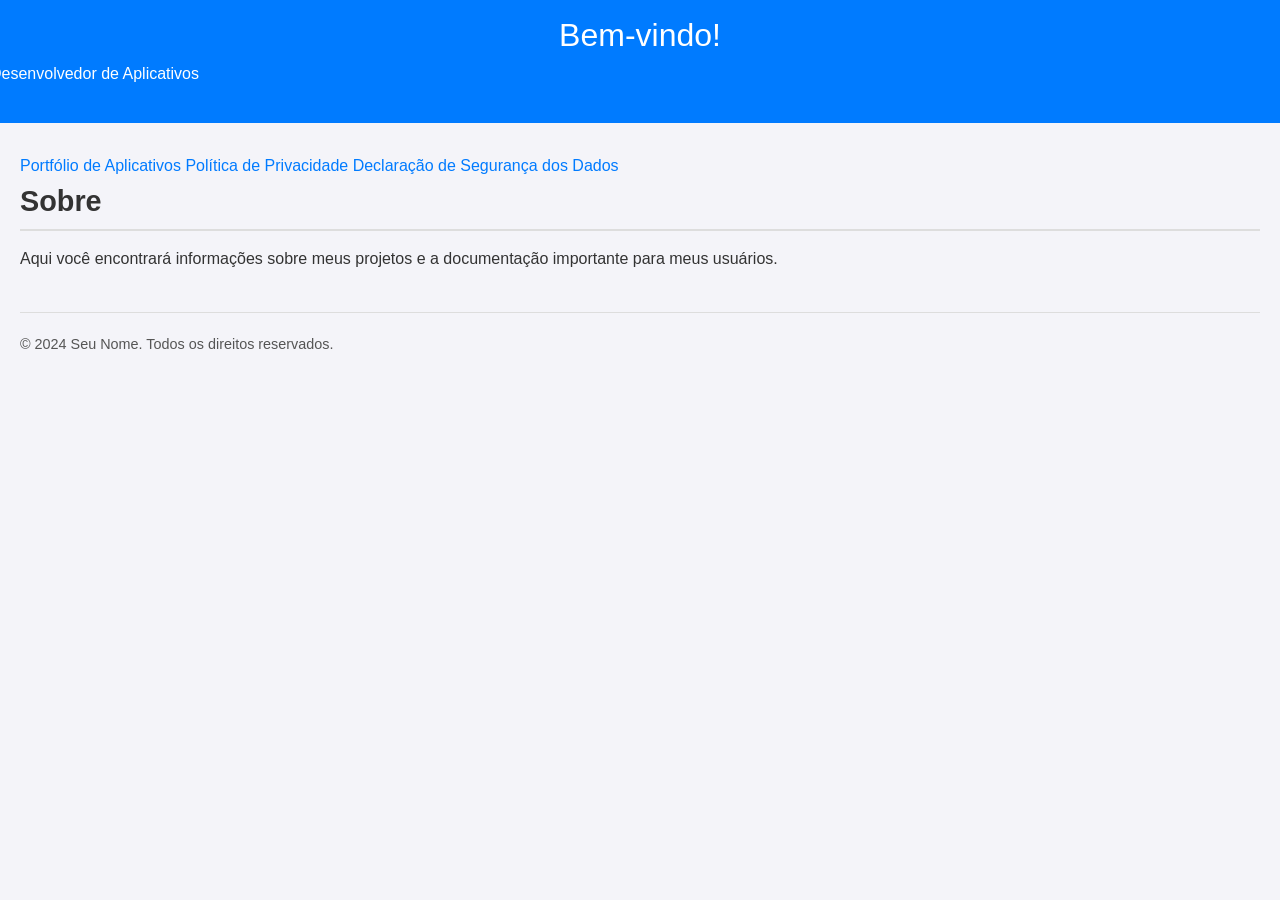
<file: index.html>
<!DOCTYPE html>
<html lang="pt-BR">
<head>
    <meta charset="UTF-8">
    <meta name="viewport" content="width=device-width, initial-scale=1.0">
    <title>Meu Portfólio e Documentação</title>
    <link rel="stylesheet" href="style.css">
</head>
<body>
    <header>
        <h1>Bem-vindo!</h1>
        <p>Desenvolvedor de Aplicativos</p>
    </header>

    <nav>
        <a href="portfolio.html">Portfólio de Aplicativos</a>
        <a href="privacy.html">Política de Privacidade</a>
        <a href="security.html">Declaração de Segurança dos Dados</a>
    </nav>

    <main>
        <h2>Sobre</h2>
        <p>Aqui você encontrará informações sobre meus projetos e a documentação importante para meus usuários.</p>
        </main>

    <footer>
        <p>&copy; 2024 Seu Nome. Todos os direitos reservados.</p>
    </footer>
</body>
</html>
</file>
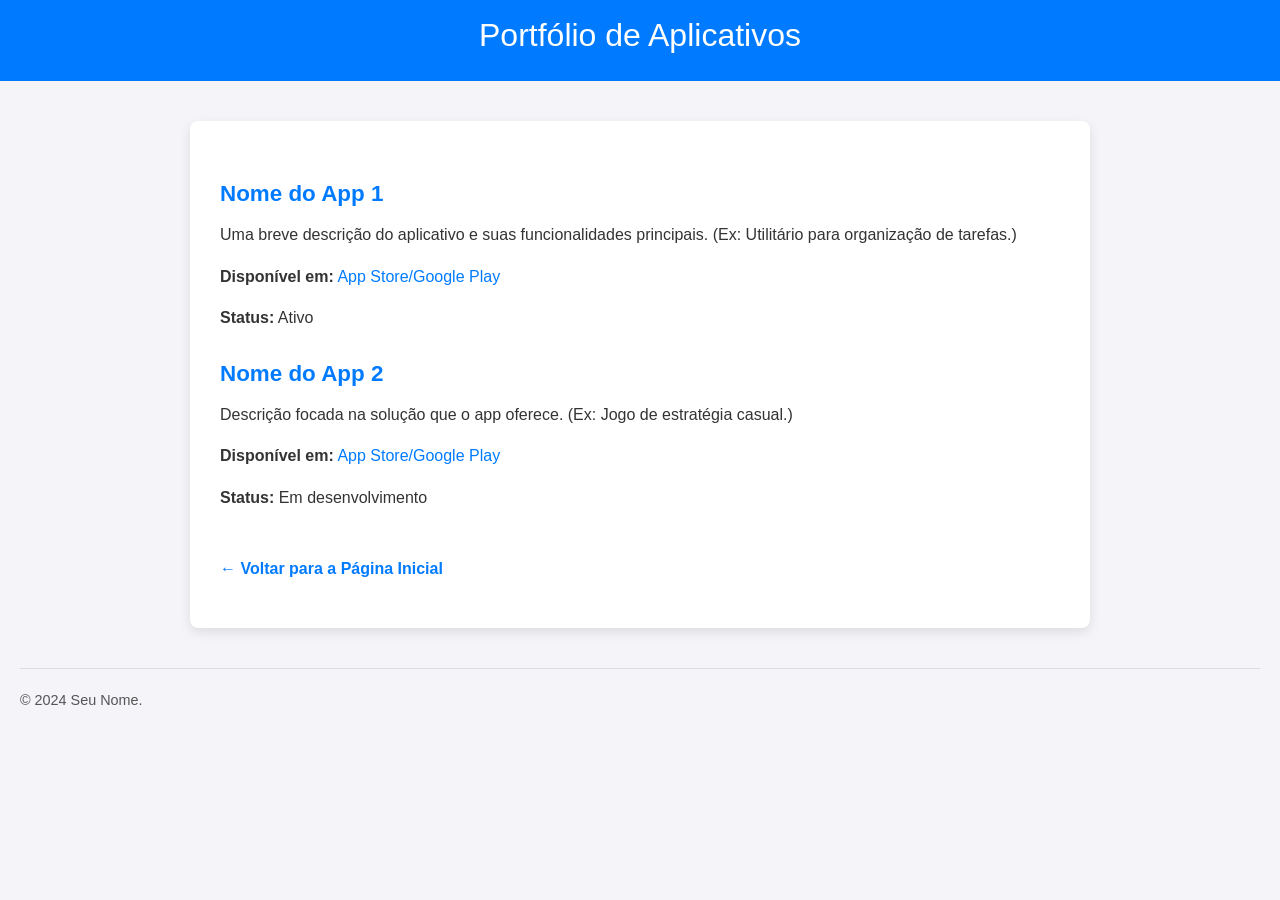
<file: portfolio.html>
<!DOCTYPE html>
<html lang="pt-BR">
<head>
    <meta charset="UTF-8">
    <meta name="viewport" content="width=device-width, initial-scale=1.0">
    <title>Portfólio de Aplicativos</title>
    <link rel="stylesheet" href="style.css">
</head>
<body>
    <header>
        <h1>Portfólio de Aplicativos</h1>
    </header>

    <main class="content-container">
        <section class="app-card">
            <h3>Nome do App 1</h3>
            <p>Uma breve descrição do aplicativo e suas funcionalidades principais. (Ex: Utilitário para organização de tarefas.)</p>
            <p><strong>Disponível em:</strong> <a href="[LINK DA LOJA DE APP OU SITE]">App Store/Google Play</a></p>
            <p><strong>Status:</strong> Ativo</p>
        </section>

        <section class="app-card">
            <h3>Nome do App 2</h3>
            <p>Descrição focada na solução que o app oferece. (Ex: Jogo de estratégia casual.)</p>
            <p><strong>Disponível em:</strong> <a href="[LINK DA LOJA DE APP OU SITE]">App Store/Google Play</a></p>
            <p><strong>Status:</strong> Em desenvolvimento</p>
        </section>

        <p><a href="index.html" class="back-link">← Voltar para a Página Inicial</a></p>
    </main>

    <footer>
        <p>&copy; 2024 Seu Nome.</p>
    </footer>
</body>
</html>
</file>
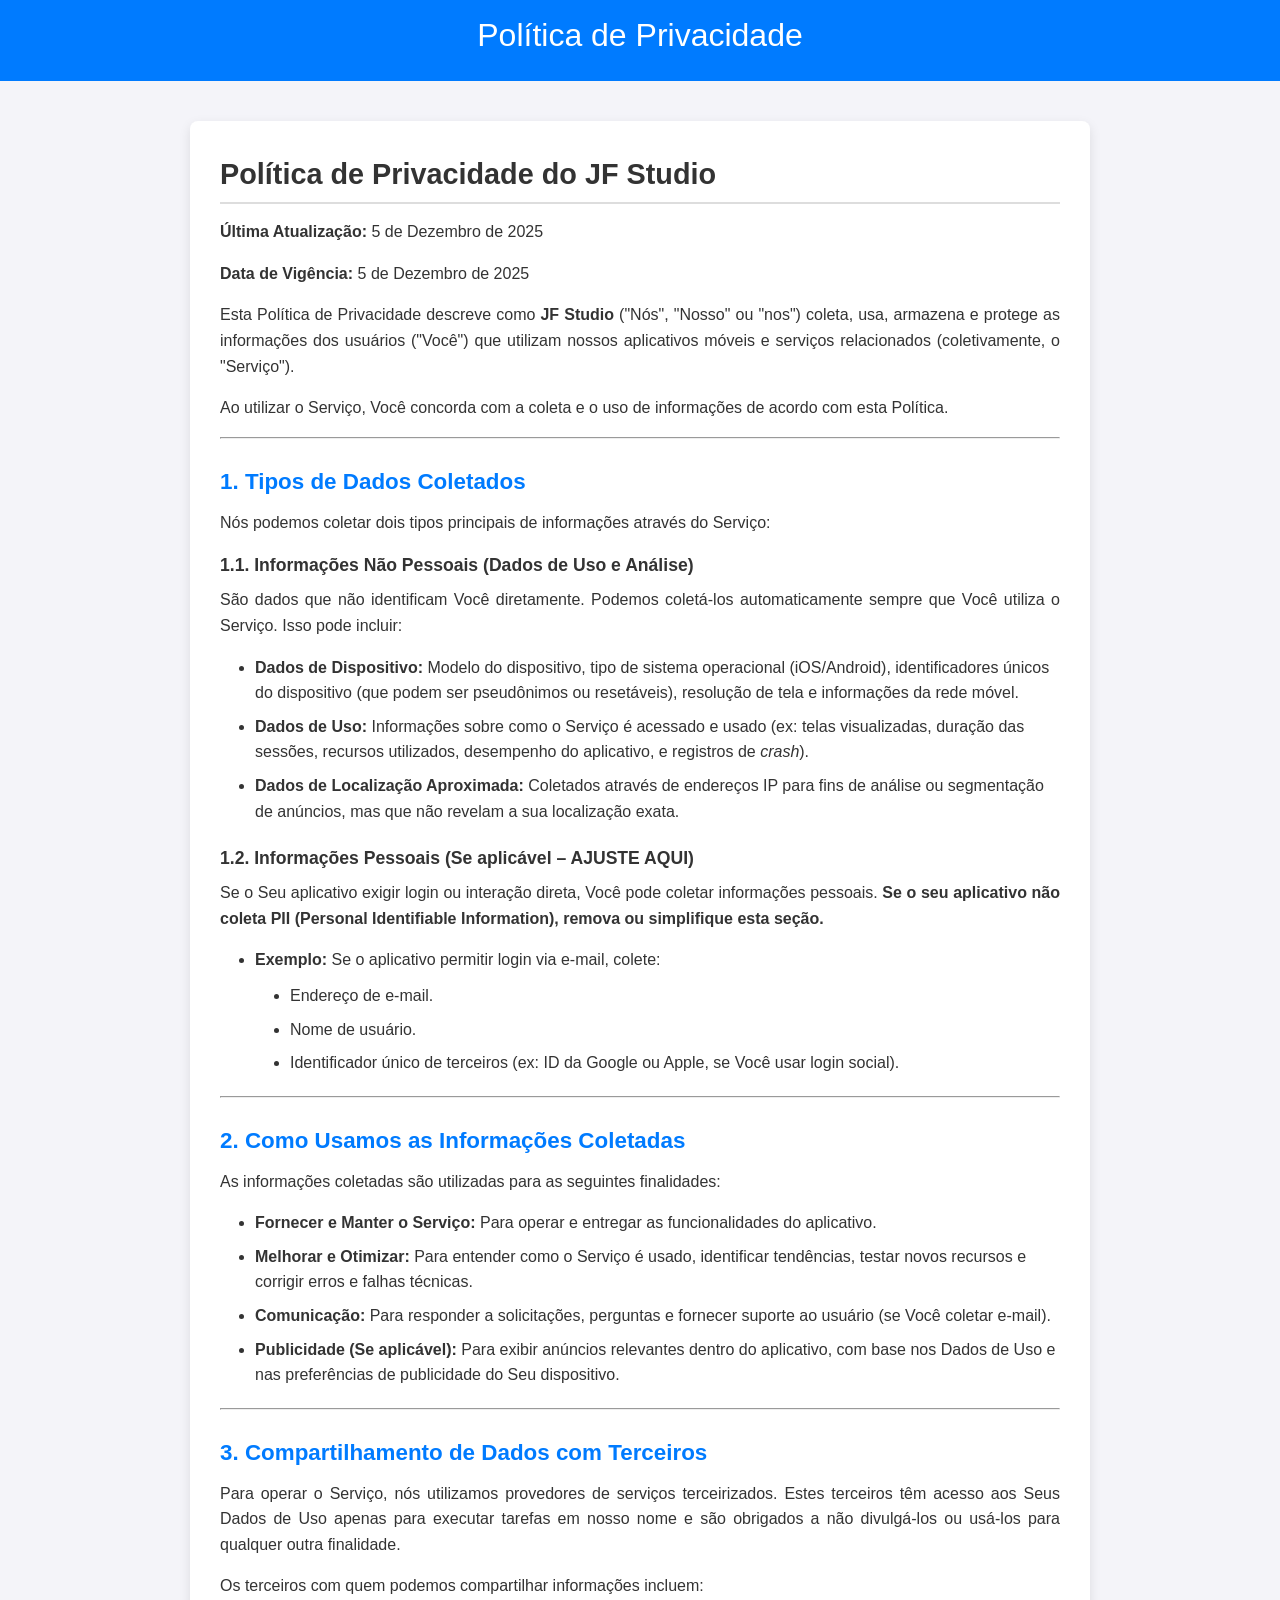
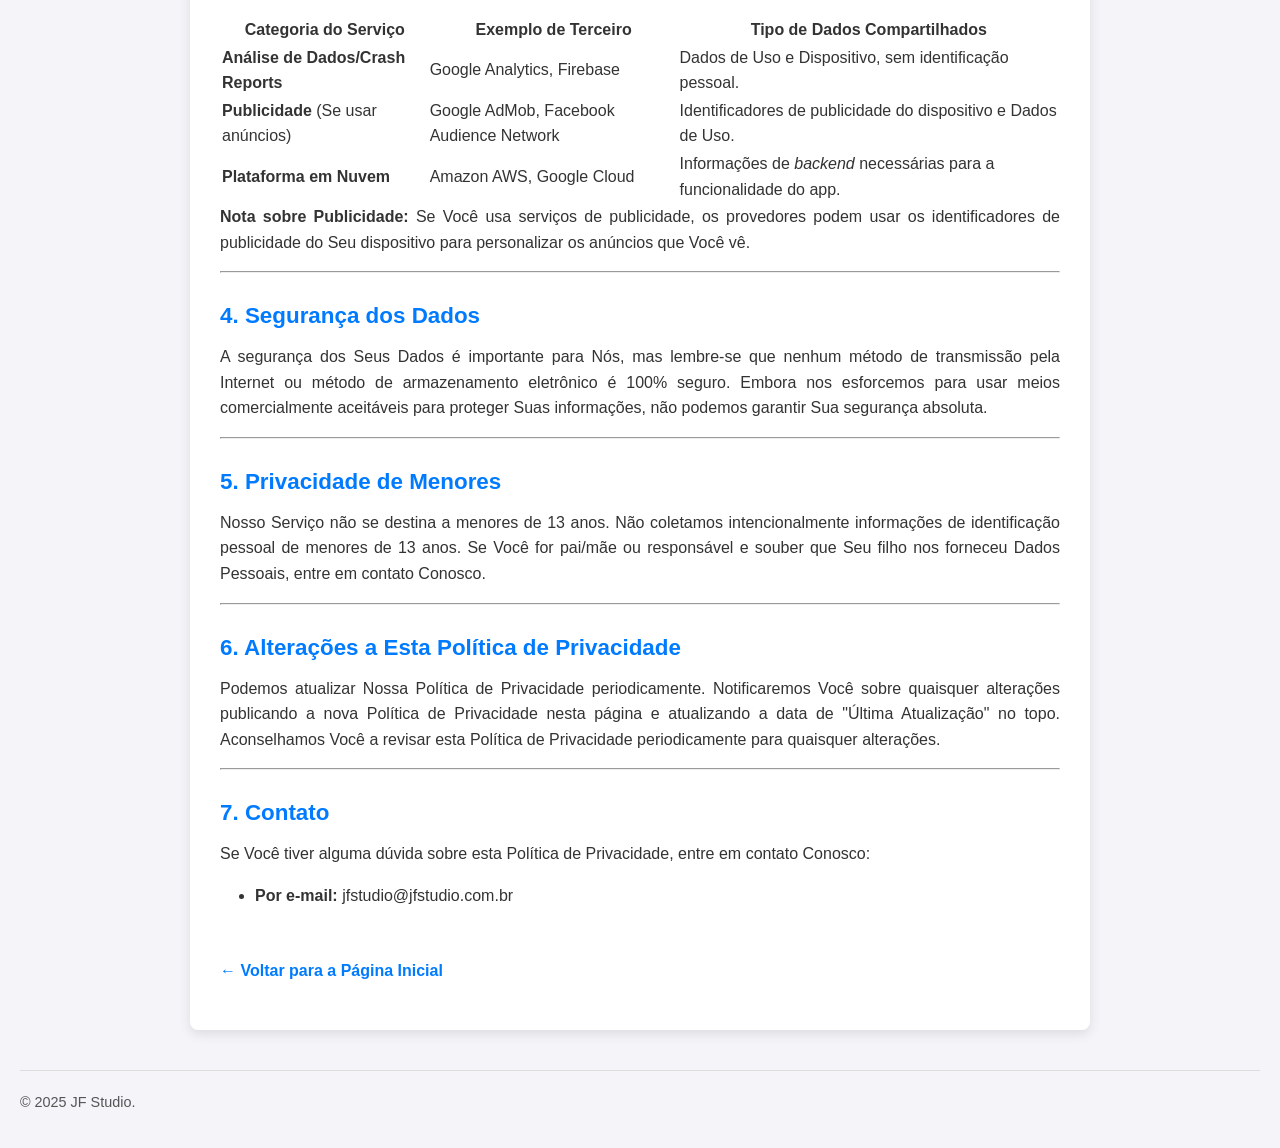
<file: privacy.html>
<!DOCTYPE html>
<html lang="pt-BR">
<head>
    <meta charset="UTF-8">
    <meta name="viewport" content="width=device-width, initial-scale=1.0">
    <title>Política de Privacidade</title>
    <link rel="stylesheet" href="style.css">
</head>
<body>
    <header>
        <h1>Política de Privacidade</h1>
    </header>

    <main class="content-container">
        <h2>Política de Privacidade do JF Studio</h2>

        <p><strong>Última Atualização:</strong> 5 de Dezembro de 2025</p>
        <p><strong>Data de Vigência:</strong> 5 de Dezembro de 2025</p>

        <p>Esta Política de Privacidade descreve como <strong>JF Studio</strong> ("Nós", "Nosso" ou "nos") coleta, usa, armazena e protege as informações dos usuários ("Você") que utilizam nossos aplicativos móveis e serviços relacionados (coletivamente, o "Serviço").</p>
        <p>Ao utilizar o Serviço, Você concorda com a coleta e o uso de informações de acordo com esta Política.</p>

        <hr>

        <h3>1. Tipos de Dados Coletados</h3>

        <p>Nós podemos coletar dois tipos principais de informações através do Serviço:</p>

        <h4>1.1. Informações Não Pessoais (Dados de Uso e Análise)</h4>
        <p>São dados que não identificam Você diretamente. Podemos coletá-los automaticamente sempre que Você utiliza o Serviço. Isso pode incluir:</p>
        <ul>
            <li><strong>Dados de Dispositivo:</strong> Modelo do dispositivo, tipo de sistema operacional (iOS/Android), identificadores únicos do dispositivo (que podem ser pseudônimos ou resetáveis), resolução de tela e informações da rede móvel.</li>
            <li><strong>Dados de Uso:</strong> Informações sobre como o Serviço é acessado e usado (ex: telas visualizadas, duração das sessões, recursos utilizados, desempenho do aplicativo, e registros de <em>crash</em>).</li>
            <li><strong>Dados de Localização Aproximada:</strong> Coletados através de endereços IP para fins de análise ou segmentação de anúncios, mas que não revelam a sua localização exata.</li>
        </ul>

        <h4>1.2. Informações Pessoais (Se aplicável – AJUSTE AQUI)</h4>
        <p>Se o Seu aplicativo exigir login ou interação direta, Você pode coletar informações pessoais. <strong>Se o seu aplicativo não coleta PII (Personal Identifiable Information), remova ou simplifique esta seção.</strong></p>
        <ul>
            <li><strong>Exemplo:</strong> Se o aplicativo permitir login via e-mail, colete:
                <ul>
                    <li>Endereço de e-mail.</li>
                    <li>Nome de usuário.</li>
                    <li>Identificador único de terceiros (ex: ID da Google ou Apple, se Você usar login social).</li>
                </ul>
            </li>
        </ul>
        
        <hr>

        <h3>2. Como Usamos as Informações Coletadas</h3>
        <p>As informações coletadas são utilizadas para as seguintes finalidades:</p>
        <ul>
            <li><strong>Fornecer e Manter o Serviço:</strong> Para operar e entregar as funcionalidades do aplicativo.</li>
            <li><strong>Melhorar e Otimizar:</strong> Para entender como o Serviço é usado, identificar tendências, testar novos recursos e corrigir erros e falhas técnicas.</li>
            <li><strong>Comunicação:</strong> Para responder a solicitações, perguntas e fornecer suporte ao usuário (se Você coletar e-mail).</li>
            <li><strong>Publicidade (Se aplicável):</strong> Para exibir anúncios relevantes dentro do aplicativo, com base nos Dados de Uso e nas preferências de publicidade do Seu dispositivo.</li>
        </ul>

        <hr>

        <h3>3. Compartilhamento de Dados com Terceiros</h3>

        <p>Para operar o Serviço, nós utilizamos provedores de serviços terceirizados. Estes terceiros têm acesso aos Seus Dados de Uso apenas para executar tarefas em nosso nome e são obrigados a não divulgá-los ou usá-los para qualquer outra finalidade.</p>

        <p>Os terceiros com quem podemos compartilhar informações incluem:</p>
        <table>
            <thead>
                <tr>
                    <th>Categoria do Serviço</th>
                    <th>Exemplo de Terceiro</th>
                    <th>Tipo de Dados Compartilhados</th>
                </tr>
            </thead>
            <tbody>
                <tr>
                    <td><strong>Análise de Dados/Crash Reports</strong></td>
                    <td>Google Analytics, Firebase</td>
                    <td>Dados de Uso e Dispositivo, sem identificação pessoal.</td>
                </tr>
                <tr>
                    <td><strong>Publicidade</strong> (Se usar anúncios)</td>
                    <td>Google AdMob, Facebook Audience Network</td>
                    <td>Identificadores de publicidade do dispositivo e Dados de Uso.</td>
                </tr>
                <tr>
                    <td><strong>Plataforma em Nuvem</strong></td>
                    <td>Amazon AWS, Google Cloud</td>
                    <td>Informações de <em>backend</em> necessárias para a funcionalidade do app.</td>
                </tr>
            </tbody>
        </table>
        
        <p><strong>Nota sobre Publicidade:</strong> Se Você usa serviços de publicidade, os provedores podem usar os identificadores de publicidade do Seu dispositivo para personalizar os anúncios que Você vê.</p>

        <hr>

        <h3>4. Segurança dos Dados</h3>

        <p>A segurança dos Seus Dados é importante para Nós, mas lembre-se que nenhum método de transmissão pela Internet ou método de armazenamento eletrônico é 100% seguro. Embora nos esforcemos para usar meios comercialmente aceitáveis para proteger Suas informações, não podemos garantir Sua segurança absoluta.</p>

        <hr>

        <h3>5. Privacidade de Menores</h3>

        <p>Nosso Serviço não se destina a menores de 13 anos. Não coletamos intencionalmente informações de identificação pessoal de menores de 13 anos. Se Você for pai/mãe ou responsável e souber que Seu filho nos forneceu Dados Pessoais, entre em contato Conosco.</p>

        <hr>

        <h3>6. Alterações a Esta Política de Privacidade</h3>

        <p>Podemos atualizar Nossa Política de Privacidade periodicamente. Notificaremos Você sobre quaisquer alterações publicando a nova Política de Privacidade nesta página e atualizando a data de "Última Atualização" no topo. Aconselhamos Você a revisar esta Política de Privacidade periodicamente para quaisquer alterações.</p>

        <hr>

        <h3>7. Contato</h3>

        <p>Se Você tiver alguma dúvida sobre esta Política de Privacidade, entre em contato Conosco:</p>
        <ul>
            <li><strong>Por e-mail:</strong> jfstudio@jfstudio.com.br</li>
        </ul>
        
        <p><a href="index.html" class="back-link">← Voltar para a Página Inicial</a></p>
    </main>

    <footer>
        <p>&copy; 2025 JF Studio.</p>
    </footer>
</body>
</html>
</file>
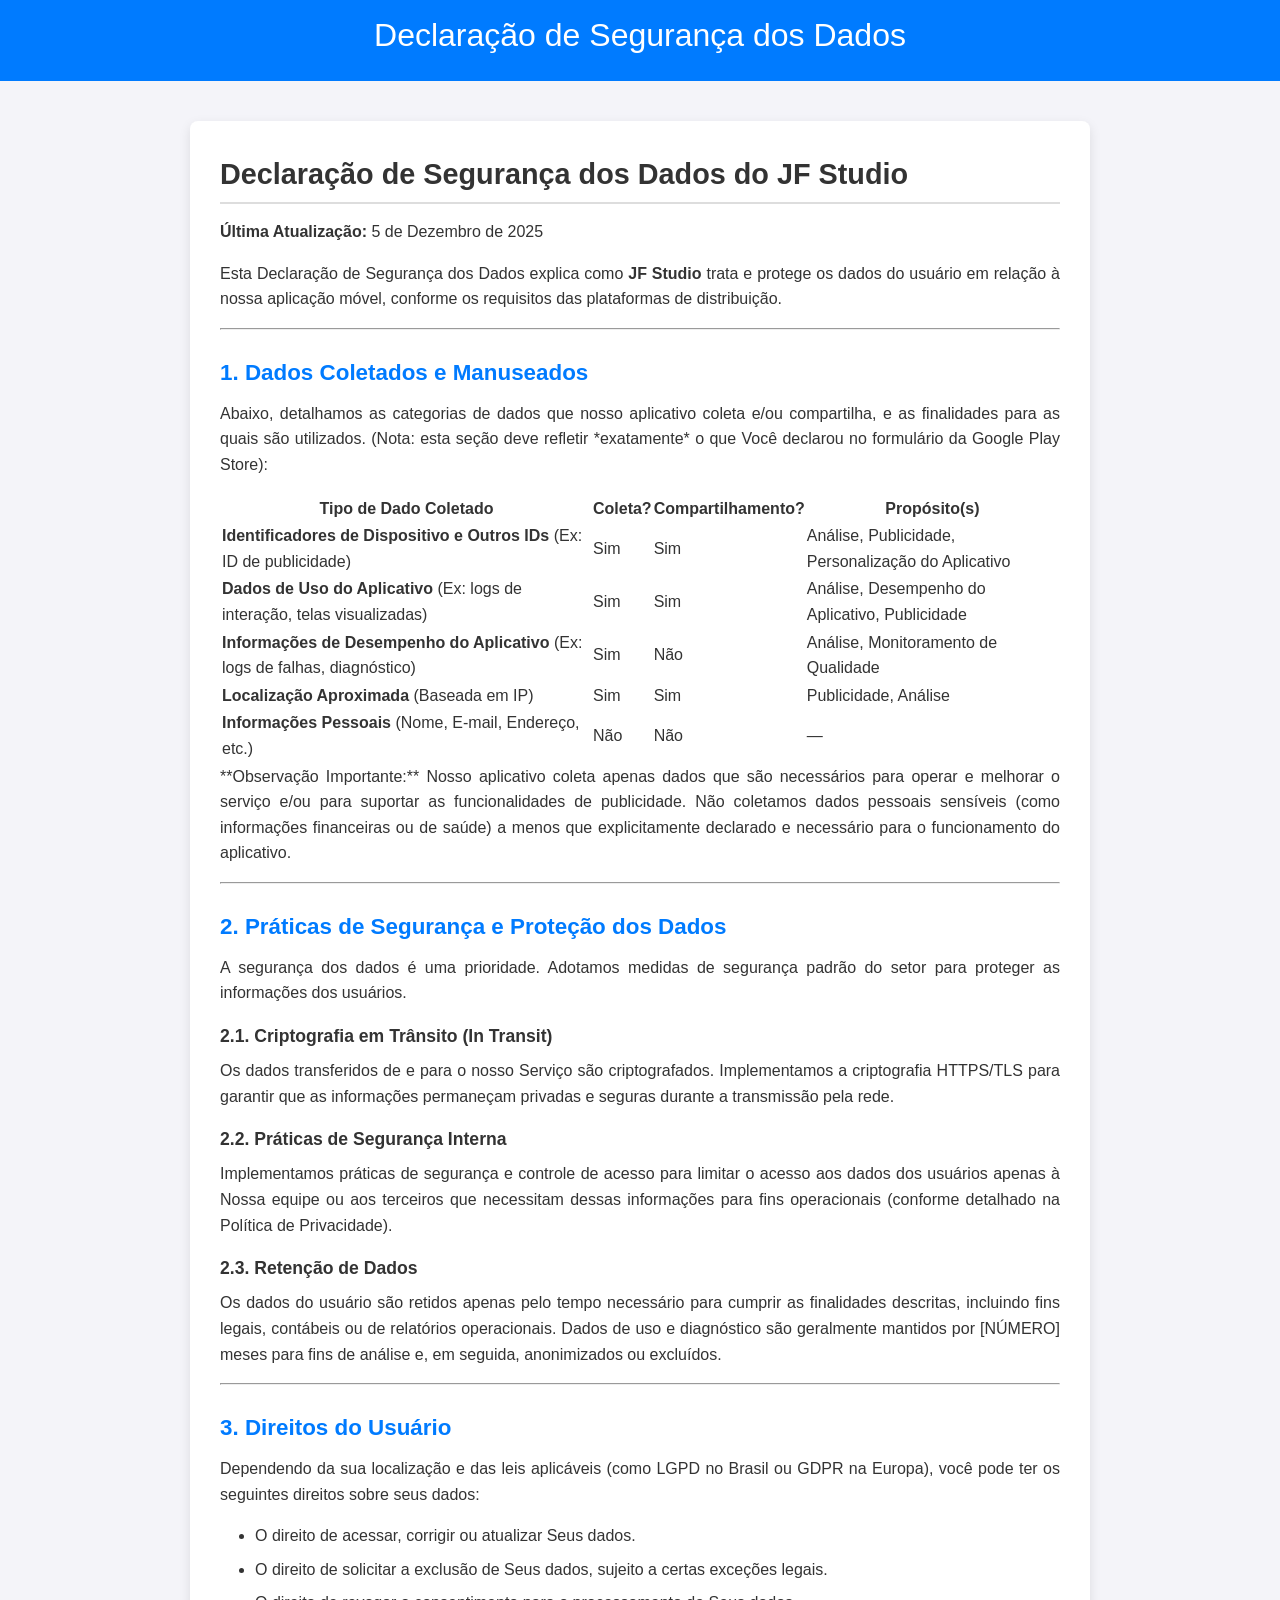
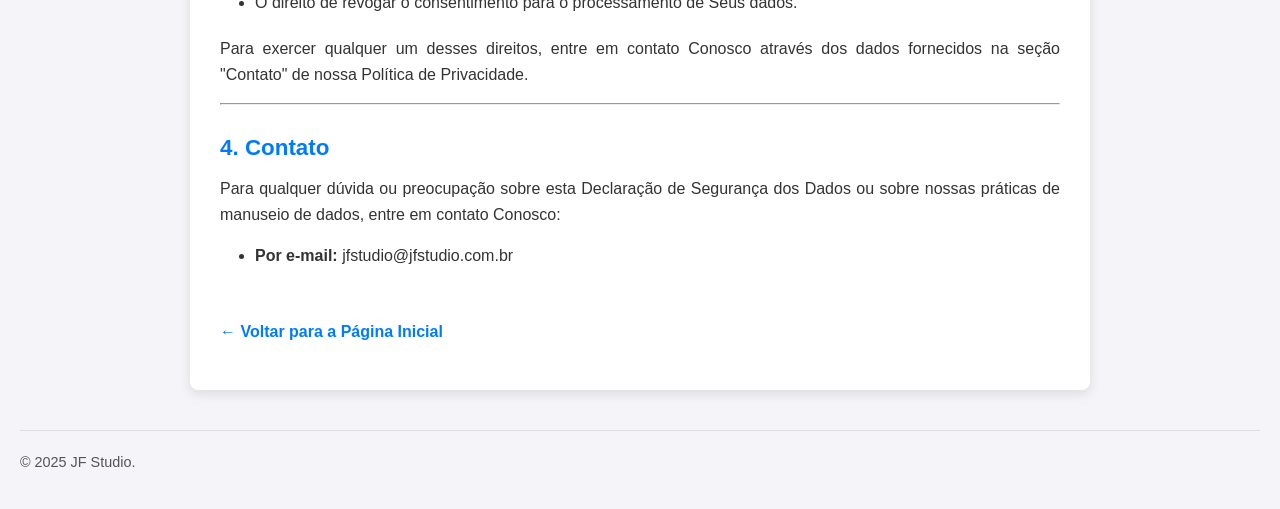
<file: security.html>
<!DOCTYPE html>
<html lang="pt-BR">
<head>
    <meta charset="UTF-8">
    <meta name="viewport" content="width=device-width, initial-scale=1.0">
    <title>Declaração de Segurança dos Dados</title>
    <link rel="stylesheet" href="style.css">
</head>
<body>
    <header>
        <h1>Declaração de Segurança dos Dados</h1>
    </header>

    <main class="content-container">
        <h2>Declaração de Segurança dos Dados do JF Studio</h2>

        <p><strong>Última Atualização:</strong> 5 de Dezembro de 2025</p>

        <p>Esta Declaração de Segurança dos Dados explica como <strong>JF Studio</strong> trata e protege os dados do usuário em relação à nossa aplicação móvel, conforme os requisitos das plataformas de distribuição.</p>

        <hr>

        <h3>1. Dados Coletados e Manuseados</h3>

        <p>Abaixo, detalhamos as categorias de dados que nosso aplicativo coleta e/ou compartilha, e as finalidades para as quais são utilizados. (Nota: esta seção deve refletir *exatamente* o que Você declarou no formulário da Google Play Store):</p>

        <table>
            <thead>
                <tr>
                    <th>Tipo de Dado Coletado</th>
                    <th>Coleta?</th>
                    <th>Compartilhamento?</th>
                    <th>Propósito(s)</th>
                </tr>
            </thead>
            <tbody>
                <tr>
                    <td><strong>Identificadores de Dispositivo e Outros IDs</strong> (Ex: ID de publicidade)</td>
                    <td>Sim</td>
                    <td>Sim</td>
                    <td>Análise, Publicidade, Personalização do Aplicativo</td>
                </tr>
                <tr>
                    <td><strong>Dados de Uso do Aplicativo</strong> (Ex: logs de interação, telas visualizadas)</td>
                    <td>Sim</td>
                    <td>Sim</td>
                    <td>Análise, Desempenho do Aplicativo, Publicidade</td>
                </tr>
                <tr>
                    <td><strong>Informações de Desempenho do Aplicativo</strong> (Ex: logs de falhas, diagnóstico)</td>
                    <td>Sim</td>
                    <td>Não</td>
                    <td>Análise, Monitoramento de Qualidade</td>
                </tr>
                <tr>
                    <td><strong>Localização Aproximada</strong> (Baseada em IP)</td>
                    <td>Sim</td>
                    <td>Sim</td>
                    <td>Publicidade, Análise</td>
                </tr>
                <tr>
                    <td><strong>Informações Pessoais</strong> (Nome, E-mail, Endereço, etc.)</td>
                    <td>Não</td>
                    <td>Não</td>
                    <td>—</td>
                </tr>
            </tbody>
        </table>
        
        <p class="note">**Observação Importante:** Nosso aplicativo coleta apenas dados que são necessários para operar e melhorar o serviço e/ou para suportar as funcionalidades de publicidade. Não coletamos dados pessoais sensíveis (como informações financeiras ou de saúde) a menos que explicitamente declarado e necessário para o funcionamento do aplicativo.</p>

        <hr>

        <h3>2. Práticas de Segurança e Proteção dos Dados</h3>

        <p>A segurança dos dados é uma prioridade. Adotamos medidas de segurança padrão do setor para proteger as informações dos usuários.</p>

        <h4>2.1. Criptografia em Trânsito (In Transit)</h4>
        <p>Os dados transferidos de e para o nosso Serviço são criptografados. Implementamos a criptografia HTTPS/TLS para garantir que as informações permaneçam privadas e seguras durante a transmissão pela rede.</p>

        <h4>2.2. Práticas de Segurança Interna</h4>
        <p>Implementamos práticas de segurança e controle de acesso para limitar o acesso aos dados dos usuários apenas à Nossa equipe ou aos terceiros que necessitam dessas informações para fins operacionais (conforme detalhado na Política de Privacidade).</p>

        <h4>2.3. Retenção de Dados</h4>
        <p>Os dados do usuário são retidos apenas pelo tempo necessário para cumprir as finalidades descritas, incluindo fins legais, contábeis ou de relatórios operacionais. Dados de uso e diagnóstico são geralmente mantidos por [NÚMERO] meses para fins de análise e, em seguida, anonimizados ou excluídos.</p>

        <hr>

        <h3>3. Direitos do Usuário</h3>

        <p>Dependendo da sua localização e das leis aplicáveis (como LGPD no Brasil ou GDPR na Europa), você pode ter os seguintes direitos sobre seus dados:</p>
        <ul>
            <li>O direito de acessar, corrigir ou atualizar Seus dados.</li>
            <li>O direito de solicitar a exclusão de Seus dados, sujeito a certas exceções legais.</li>
            <li>O direito de revogar o consentimento para o processamento de Seus dados.</li>
        </ul>
        <p>Para exercer qualquer um desses direitos, entre em contato Conosco através dos dados fornecidos na seção "Contato" de nossa Política de Privacidade.</p>

        <hr>

        <h3>4. Contato</h3>

        <p>Para qualquer dúvida ou preocupação sobre esta Declaração de Segurança dos Dados ou sobre nossas práticas de manuseio de dados, entre em contato Conosco:</p>
        <ul>
            <li><strong>Por e-mail:</strong> jfstudio@jfstudio.com.br</li>
        </ul>
        
        <p><a href="index.html" class="back-link">← Voltar para a Página Inicial</a></p>
    </main>

    <footer>
        <p>&copy; 2025 JF Studio.</p>
    </footer>
</body>
</html>
</file>
<file: style.css>
/*
 * style.css
 * Estilos para o site da Política de Privacidade e Segurança do Aplicativo
 */

/* === VARIÁVEIS DE COR E TIPOGRAFIA === */
:root {
    /* Cores */
    --primary-color: #007BFF; /* Azul principal para links e destaques */
    --secondary-color: #4CAF50; /* Verde para botões de sucesso/destaque (se houver) */
    --text-dark: #333; /* Texto principal escuro */
    --text-light: #555; /* Texto secundário */
    --background-light: #f4f4f9; /* Fundo geral claro */
    --card-background: #ffffff; /* Fundo de containers/cartões */
    --border-color: #ddd; /* Cor das bordas e divisores */
    
    /* Tipografia */
    --font-family-base: 'Helvetica Neue', Helvetica, Arial, sans-serif;
    --font-size-base: 16px;
}

/* === RESET BÁSICO E ESTILOS GERAIS === */
* {
    box-sizing: border-box;
    margin: 0;
    padding: 0;
}

body {
    font-family: var(--font-family-base);
    font-size: var(--font-size-base);
    line-height: 1.6;
    color: var(--text-dark);
    background-color: var(--background-light);
    padding: 20px;
}

/* === LAYOUT E CONTAINER PRINCIPAL === */
.content-container {
    max-width: 900px;
    margin: 40px auto;
    padding: 30px;
    background-color: var(--card-background);
    border-radius: 8px;
    box-shadow: 0 4px 12px rgba(0, 0, 0, 0.1);
}

/* === CABEÇALHO E RODAPÉ === */
header {
    text-align: center;
    padding: 20px 0;
    background-color: var(--primary-color);
    color: white;
    margin: -30px -30px 30px -30px; /* Extende para as bordas do content-container */
    border-top-left-radius: 8px;
    border-top-right-radius: 8px;
}

header h1 {
    font-size: 2em;
    font-weight: 300;
}

footer {
    text-align: center;
    margin-top: 40px;
    padding-top: 20px;
    border-top: 1px solid var(--border-color);
    color: var(--text-light);
    font-size: 0.9em;
}

/* === TIPOGRAFIA E TÍTULOS === */
h2 {
    color: var(--text-dark);
    font-size: 1.8em;
    margin-bottom: 15px;
    padding-bottom: 5px;
    border-bottom: 2px solid var(--border-color);
}

h3 {
    color: var(--primary-color);
    font-size: 1.4em;
    margin-top: 25px;
    margin-bottom: 10px;
}

h4 {
    color: var(--text-dark);
    font-size: 1.1em;
    margin-top: 15px;
    margin-bottom: 8px;
}

p {
    margin-bottom: 1em;
    text-align: justify;
}

/* === LISTAS === */
ul {
    margin: 10px 0 20px 20px;
    padding-left: 15px;
    list-style-type: disc;
}

li {
    margin-bottom: 0.5em;
}

/* === LINKS E DESTAQUES === */
a {
    color: var(--primary-color);
    text-decoration: none;
    transition: color 0.3s ease;
}

a:hover {
    color: #0056b3; /* Um azul um pouco mais escuro no hover */
    text-decoration: underline;
}

.back-link {
    display: inline-block;
    margin-top: 30px;
    font-weight: bold;
}

/* === SEPARADOR E NOTAS === */
hr {
    border:
</file>
